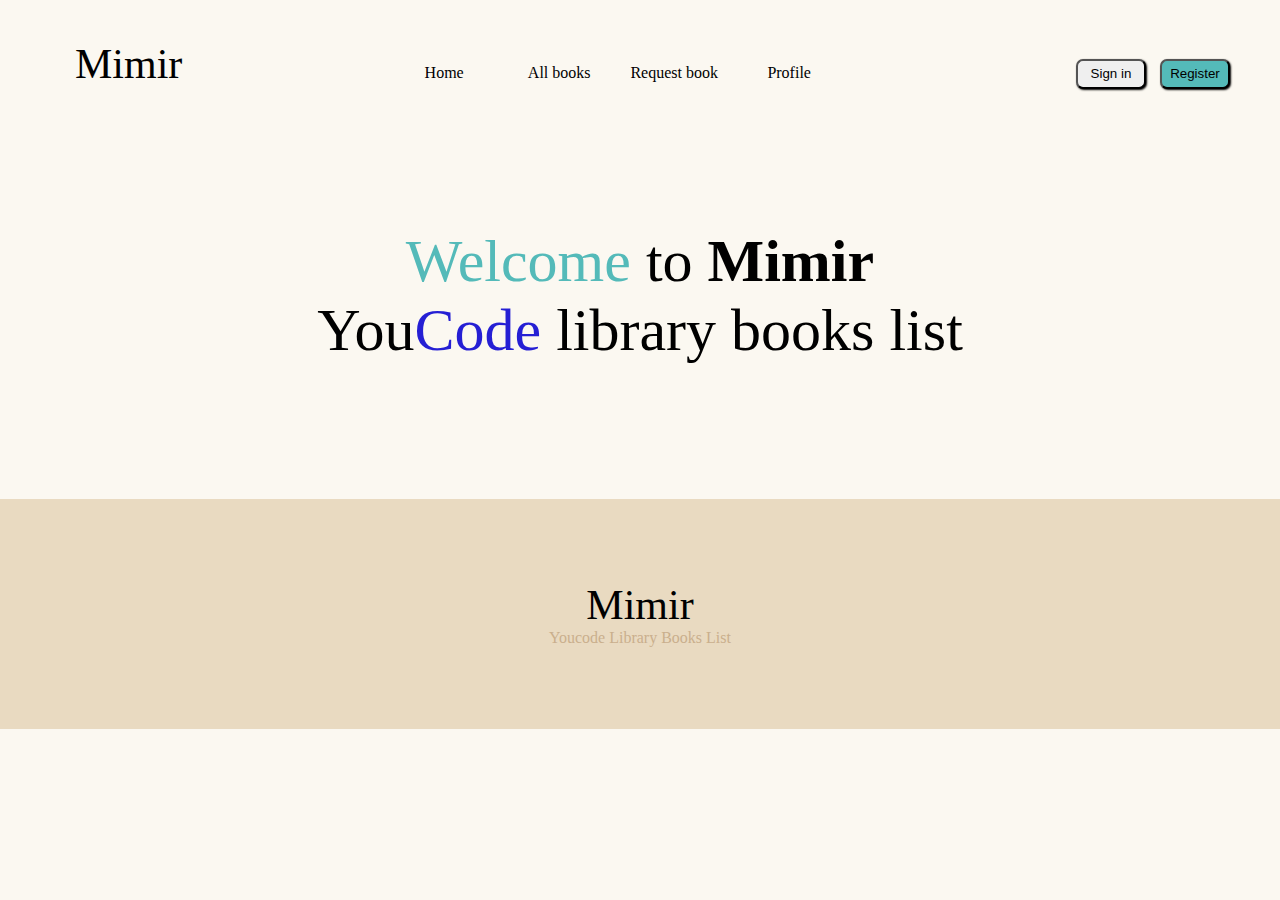
<file: index.html>
<!DOCTYPE html>
<html lang="en">
<head>
    <meta charset="UTF-8">
    <meta name="viewport" content="width=device-width, initial-scale=1.0">
    <title>Mimir</title>
    <link rel="stylesheet" href="assets/style/style.css">
    <link rel="stylesheet" href="assets/style/welcome.css">
    <link rel="stylesheet" href="assets/style/animation.css">
</head>
<body>
    <header class="siteHeader">
        <p class="webTitle">Mimir</p>
        <nav class="webNavBar">
            <a href="home.html" class="pagesLinks">Home</a>
            <a href="allBooks.html" class="pagesLinks">All books</a>
            <a href="requstbook.html" class="pagesLinks">Request book</a>
            <a href="profile.html" class="pagesLinks">Profile</a>
        </nav>
        <div class="singinRegisterButtons">
            <button class="singinRegister">Sign in</button>
            <button class="singinRegister registerButton">Register</button>
        </div>
    </header>

    <main>
        <p class="welcomeText"><span class="welcomeWord">Welcome</span> to <strong>Mimir</strong><br>You<span class="codeWord">Code</span> library books list</p>
    </main>

    <footer>
        <p class="webTitleFooter">Mimir</p>
        <p style="color: #caaf8d;">Youcode Library Books List</p>
    </footer>
</body>
</html>
</file>
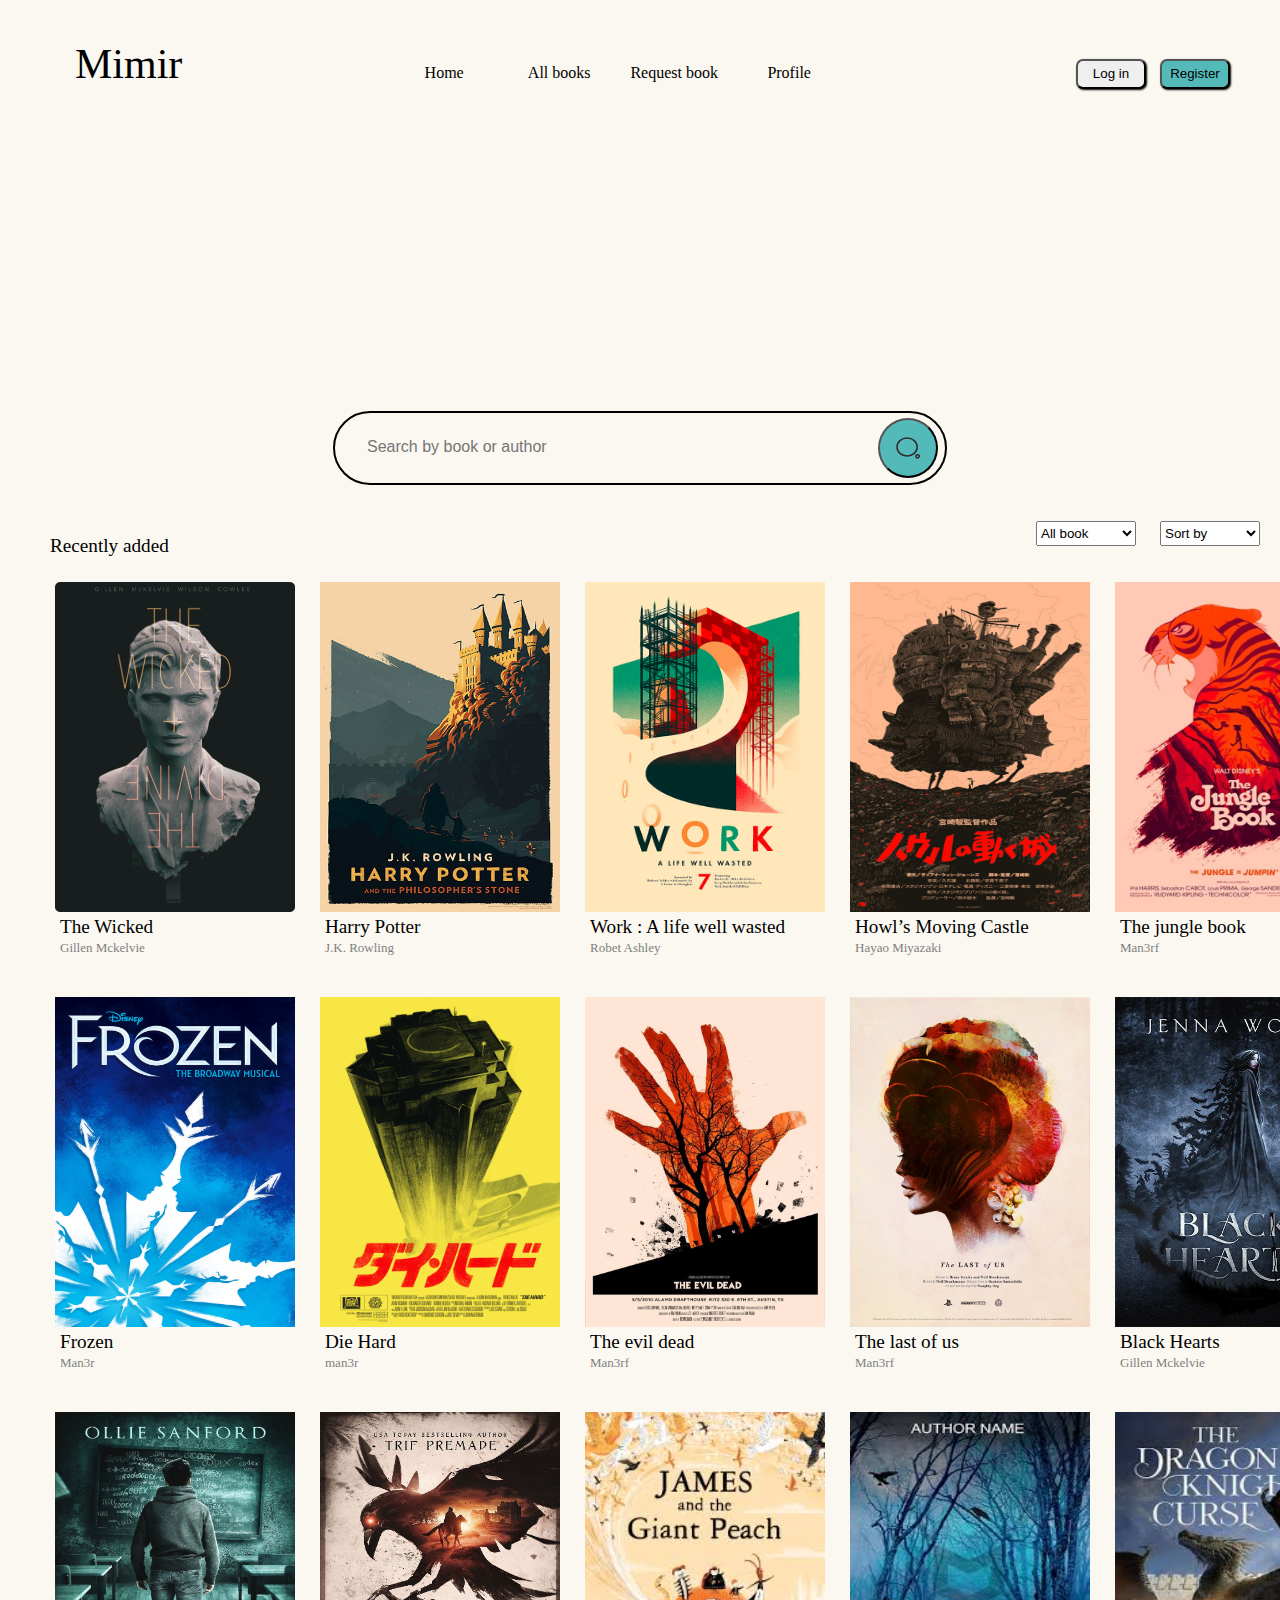
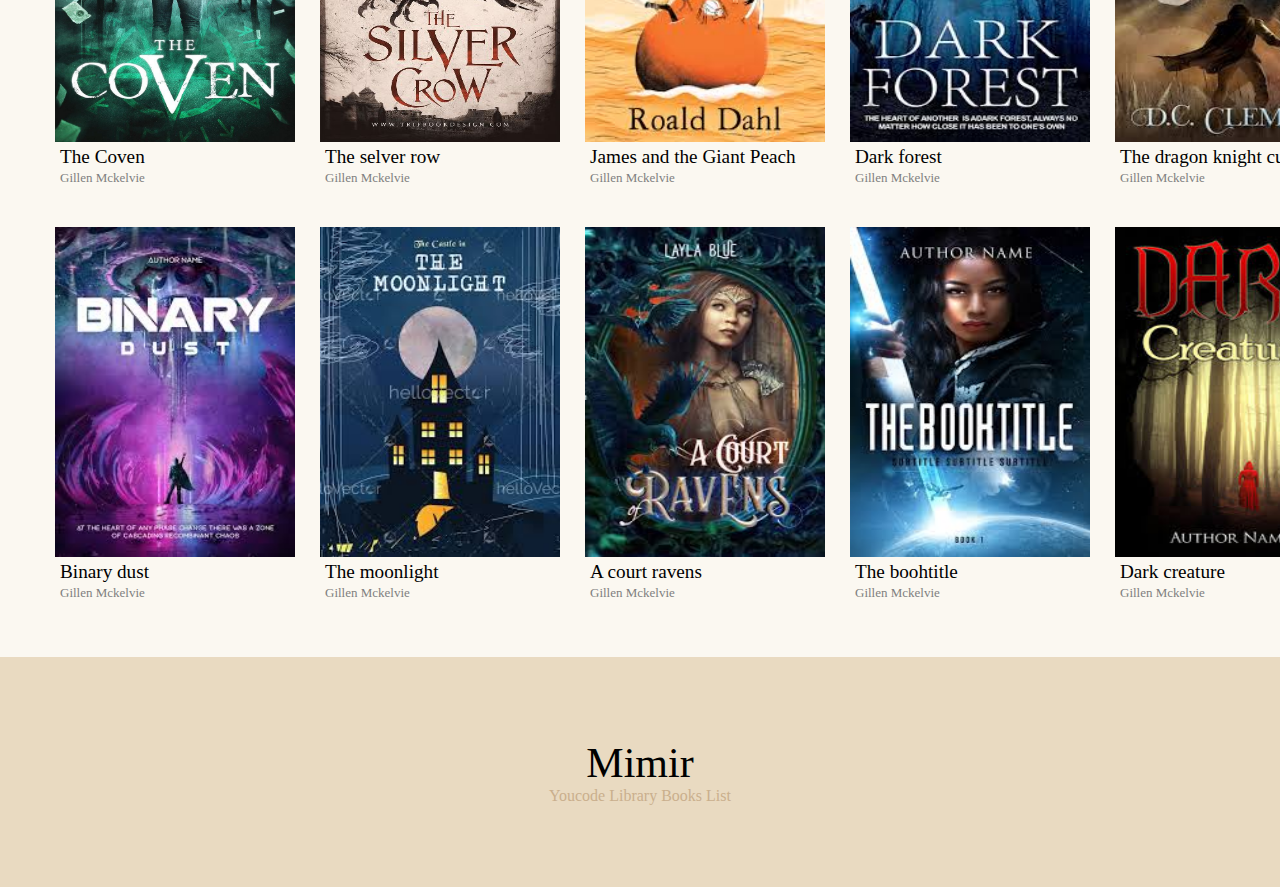
<file: allBooks.html>
<!DOCTYPE html>
<html lang="en">
<head>
    <meta charset="UTF-8">
    <meta name="viewport" content="width=device-width, initial-scale=1.0">
    <title>Mimir</title>
    <link rel="stylesheet" href="assets/style/style.css">
    <link rel="stylesheet" href="assets/style/animation.css">
    <link rel="stylesheet" href="assets/style/homeHeader.css">
    <link rel="stylesheet" href="assets/style/allBook.css">
    <link rel="stylesheet" href="assets/style/phone.css">
</head>
<body>
    <header class="siteHeader">
        <p class="webTitle">Mimir</p>
        <nav class="webNavBar">
            <a href="home.html" class="pagesLinks">Home</a>
            <a href="allBooks.html" class="pagesLinks">All books</a>
            <a href="requstbook.html" class="pagesLinks">Request book</a>
            <a href="profile.html" class="pagesLinks">Profile</a>
        </nav>
        <div class="singinRegisterButtons">
            <a href="login.html"><button class="singinRegister">Log  in</button></a>
            <a href="register.html"><button class="singinRegister registerButton">Register</button></a>
        </div>
    </header>

    <main>
        <header class="homePageMainHeader">
            <div>
                <svg xmlns="http://www.w3.org/2000/svg" width="132" height="132" viewBox="0 0 432 432" class="headerCircle"><path fill="#54bab9" d="M213.5 3q88.5 0 151 62.5T427 216t-62.5 150.5t-151 62.5t-151-62.5T0 216T62.5 65.5T213.5 3z"/></svg>
                <p class="homePageMainText">Reading is essential<br> for those who seek to rise <br>above the ordinary.</p>
            </div>

            <div class="searchBookBar">
                <input type="search" id="bookSearch" class="bookSearch" placeholder="Search by book or author">
                <button class="searchButton">
                    <svg width="28" height="24" viewBox="0 0 28 24" fill="none" xmlns="http://www.w3.org/2000/svg"><path d="M13.0648 20C18.6337 20 23.1481 15.9706 23.1481 11C23.1481 6.02944 18.6337 2 13.0648 2C7.49592 2 2.98146 6.02944 2.98146 11C2.98146 15.9706 7.49592 20 13.0648 20Z" stroke="#2C2C2C" stroke-width="1.5" stroke-linecap="round" stroke-linejoin="round"/><path d="M21.9492 20.6898C22.543 22.2898 23.8987 22.4498 24.9406 21.0498C25.893 19.7698 25.2655 18.7198 23.5402 18.7198C22.263 18.7098 21.5459 19.5998 21.9492 20.6898Z" stroke="#2C2C2C" stroke-width="1.5" stroke-linecap="round" stroke-linejoin="round"/></svg>
                </button>
            </div>
        </header>
        <section>
            <div class="titleSelectPArt">
                <p class="recentlyAddedText">Recently added</p>
                <div>
                    <select id="bookType">
                        <option value="all book">All book</option>
                        <option value="Fantazy">Fantazy book</option>
                        <option>Action book</option>
                        <option>Chelled book</option>
                        <option>Angry book</option>
                    </select>
                    <select id="">
                        <option>Sort by</option>
                        <option>Alphabetique (a-z)</option>
                        <option>Alphabetique (z-a)</option>
                        <option>Number of page</option>
                        <option>Add date</option>
                    </select>
                </div>
            </div>
            <div class="recentlyAddedBooks">
                <div class="book" id="fantazyBook">
                    <img src="/assets/img/1.png">
                    <div style="margin-left: 10px;">
                        <p class="bookName">The Wicked</p>
                        <p class="authorName">Gillen Mckelvie</p>
                    </div>
                </div>
                <div class="book">
                    <img src="assets/img/2.jpg">
                    <div style="margin-left: 10px;">
                        <p class="bookName">Harry Potter</p>
                        <p class="authorName">J.K. Rowling</p>
                    </div>
                </div>
                <div class="book">
                    <img src="assets/img/3.jpg">
                    <div style="margin-left: 10px;">
                        <p class="bookName">Work : A life well wasted</p>
                        <p class="authorName">Robet Ashley</p>
                    </div>
                </div>
                <div class="book">
                    <img src="assets/img/4.jpg">
                    <div style="margin-left: 10px;">
                        <p class="bookName">Howl’s Moving Castle</p>
                        <p class="authorName">Hayao Miyazaki</p>
                    </div>
                </div>
                <div class="book">
                    <img src="assets/img/5.jpg">
                    <div style="margin-left: 10px;">
                        <p class="bookName">The jungle book</p>
                        <p class="authorName">Man3rf</p>
                    </div>
                </div>
                <div class="book">
                    <img src="assets/img/6.jpg">
                    <div style="margin-left: 10px;">
                        <p class="bookName">Frozen</p>
                        <p class="authorName">Man3r</p>
                    </div>
                </div>
                <div class="book">
                    <img src="assets/img/7.png">
                    <div style="margin-left: 10px;" >
                        <p class="bookName">Die Hard</p>
                        <p class="authorName">man3r</p>
                    </div>
                </div>
                <div class="book">
                    <img src="assets/img/8.jpg">
                    <div style="margin-left: 10px;">
                        <p class="bookName">The evil dead</p>
                        <p class="authorName">Man3rf</p>
                    </div>
                </div>
                <div class="book">
                    <img src="assets/img/9.jpg">
                    <div style="margin-left: 10px;">
                        <p class="bookName">The last of us</p>
                        <p class="authorName">Man3rf</p>
                    </div>
                </div>
                <div class="book">
                    <img src="assets/img/10.jpg">
                    <div style="margin-left: 10px;">
                        <p class="bookName">Black Hearts</p>
                        <p class="authorName">Gillen Mckelvie</p>
                    </div>
                </div>
                <div class="book">
                    <img src="assets/img/11.jpg">
                    <div style="margin-left: 10px;">
                        <p class="bookName">The Coven</p>
                        <p class="authorName">Gillen Mckelvie</p>
                    </div>
                </div>
                <div class="book">
                    <img src="assets/img/12.jpg">
                    <div style="margin-left: 10px;">
                        <p class="bookName">The selver row</p>
                        <p class="authorName">Gillen Mckelvie</p>
                    </div>
                </div>
                <div class="book">
                    <img src="assets/img/13.jpg">
                    <div style="margin-left: 10px;">
                        <p class="bookName">James and the Giant Peach</p>
                        <p class="authorName">Gillen Mckelvie</p>
                    </div>
                </div>
                <div class="book">
                    <img src="assets/img/14.jpg">
                    <div style="margin-left: 10px;">
                        <p class="bookName">Dark forest</p>
                        <p class="authorName">Gillen Mckelvie</p>
                    </div>
                </div>
                <div class="book">
                    <img src="assets/img/15.jpg">
                    <div style="margin-left: 10px;">
                        <p class="bookName">The dragon knight curse</p>
                        <p class="authorName">Gillen Mckelvie</p>
                    </div>
                </div>
                <div class="book">
                    <img src="assets/img/16.jpg">
                    <div style="margin-left: 10px;">
                        <p class="bookName">Binary dust</p>
                        <p class="authorName">Gillen Mckelvie</p>
                    </div>
                </div>
                <div class="book">
                    <img src="assets/img/17.jpg">
                    <div style="margin-left: 10px;">
                        <p class="bookName">The moonlight</p>
                        <p class="authorName">Gillen Mckelvie</p>
                    </div>
                </div>
                <div class="book">
                    <img src="assets/img/18.jpg">
                    <div style="margin-left: 10px;">
                        <p class="bookName">A court ravens</p>
                        <p class="authorName">Gillen Mckelvie</p>
                    </div>
                </div>
                <div class="book">
                    <img src="assets/img/19.jpg">
                    <div style="margin-left: 10px;">
                        <p class="bookName">The boohtitle</p>
                        <p class="authorName">Gillen Mckelvie</p>
                    </div>
                </div>
                <div class="book">
                    <img src="assets/img/20.jpg">
                    <div style="margin-left: 10px;">
                        <p class="bookName">Dark creature</p>
                        <p class="authorName">Gillen Mckelvie</p>
                    </div>
                </div>
            </div>
        </section>
    </main>

    <footer>
        <p class="webTitleFooter">Mimir</p>
        <p style="color: #caaf8d;">Youcode Library Books List</p>
    </footer>
</body>
</html>
</file>
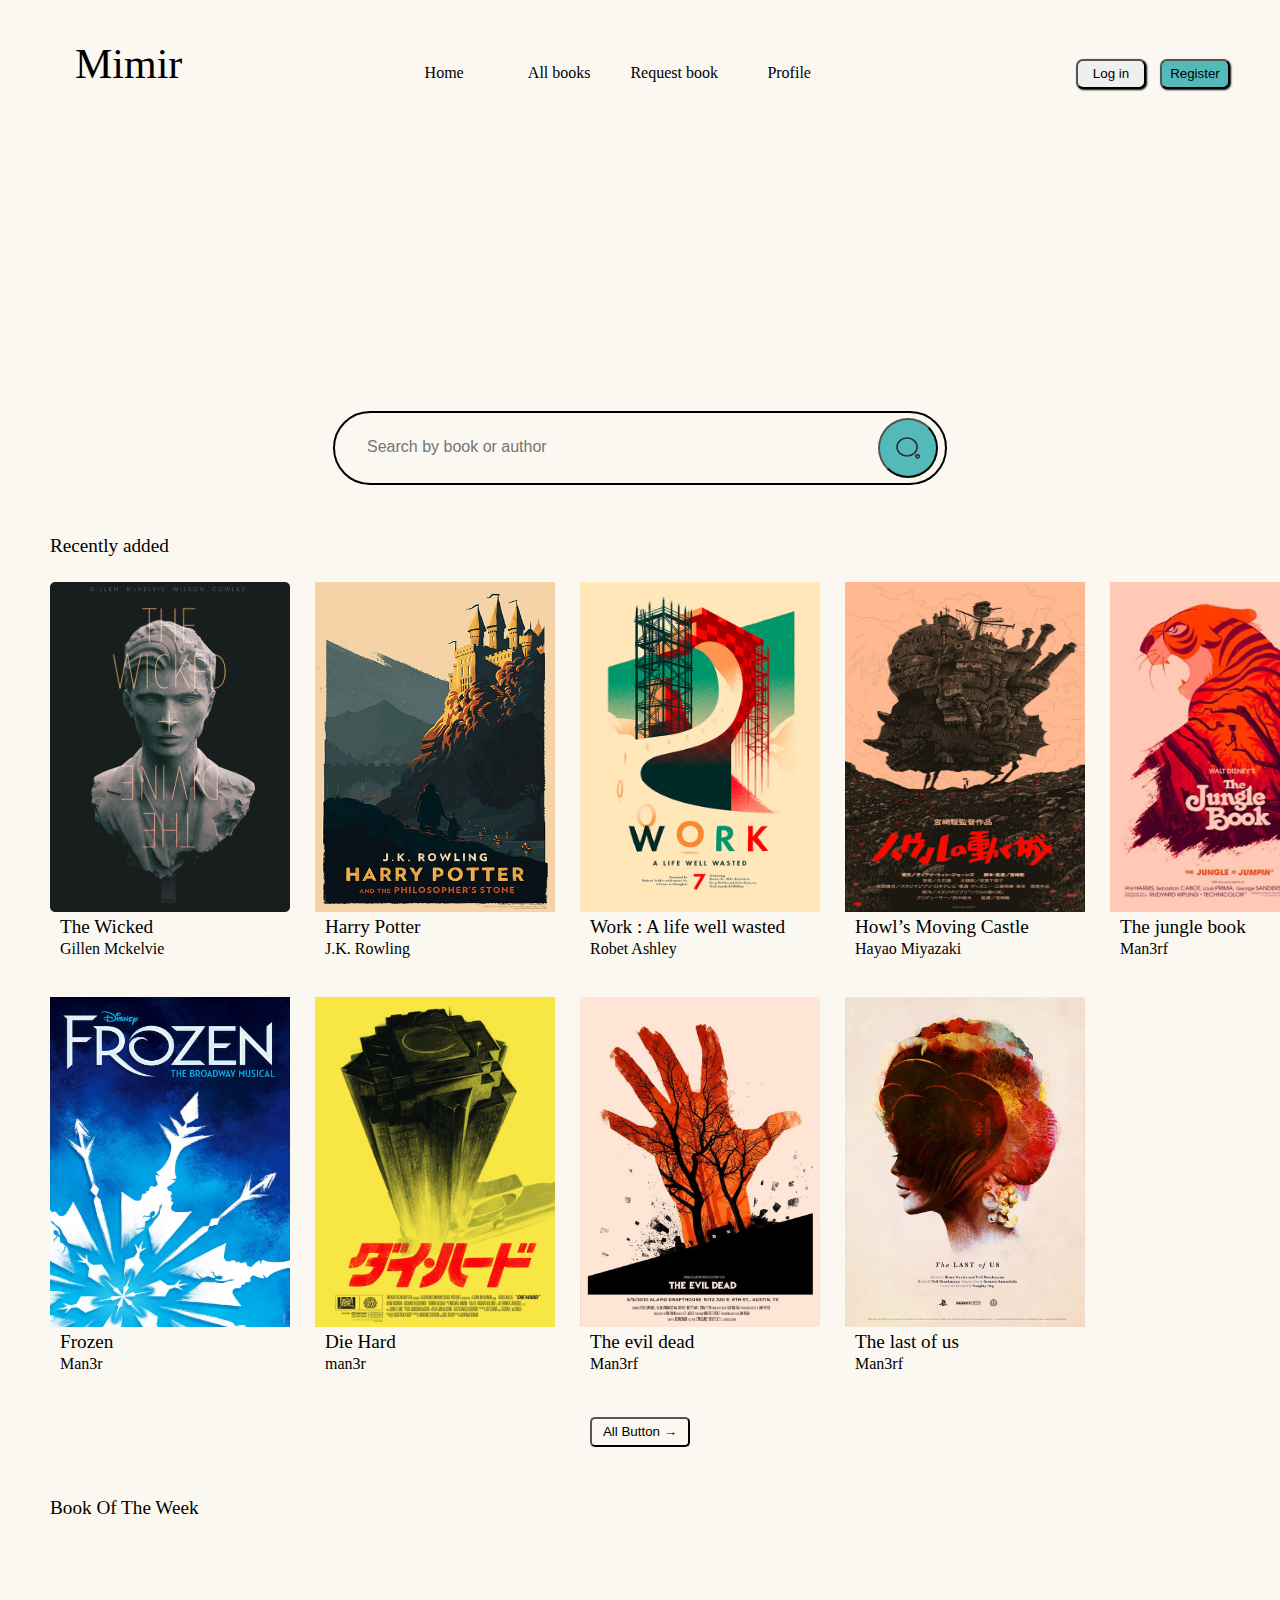
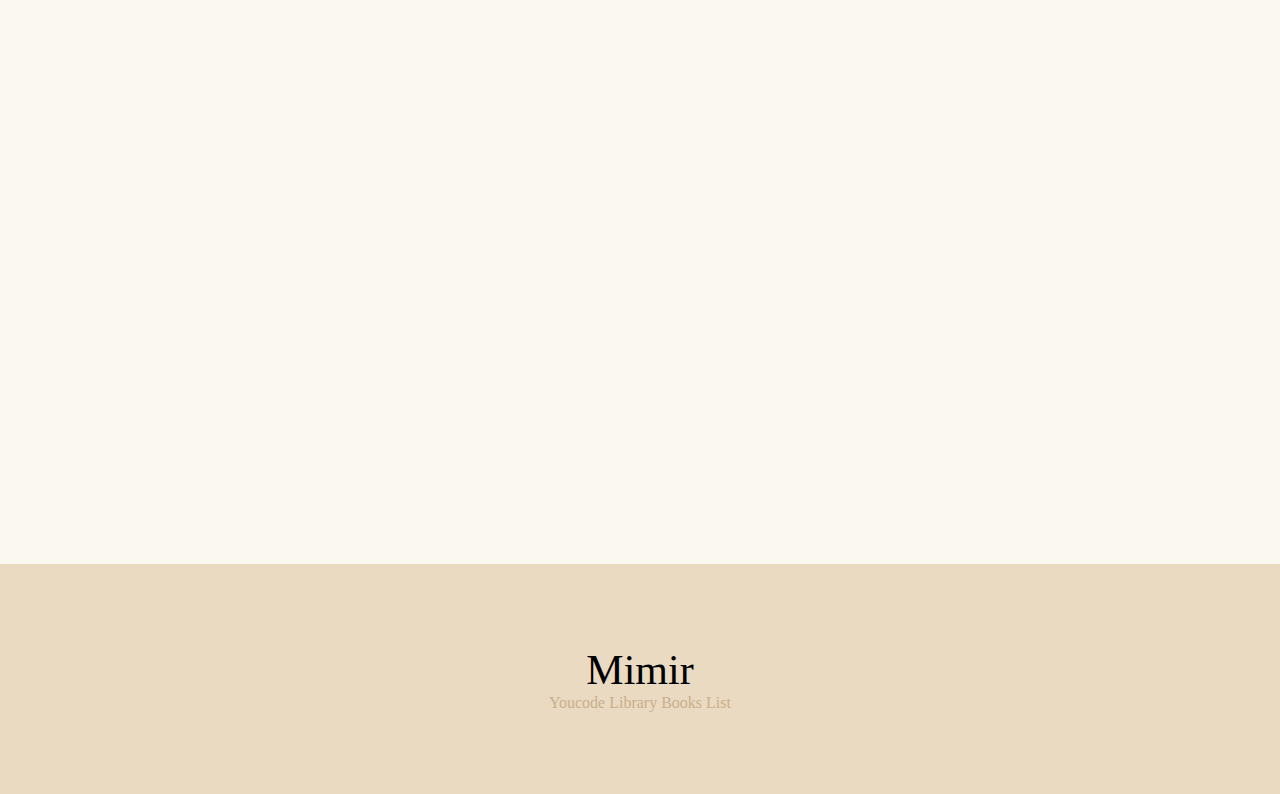
<file: home.html>
<!DOCTYPE html>
<html lang="en">
<head>
    <meta charset="UTF-8">
    <meta name="viewport" content="width=device-width, initial-scale=1.0">
    <title>Mimir</title>
    <link rel="stylesheet" href="assets/style/style.css">
    <link rel="stylesheet" href="assets/style/animation.css">
    <link rel="stylesheet" href="assets/style/homeHeader.css">
    <link rel="stylesheet" href="assets/style/home.css">
    <link rel="stylesheet" href="assets/style/phone.css">
</head>
<body>
    <header class="siteHeader">
        <p class="webTitle">Mimir</p>
        <nav class="webNavBar">
            <a href="home.html" class="pagesLinks">Home</a>
            <a href="allBooks.html" class="pagesLinks">All books</a>
            <a href="requstbook.html" class="pagesLinks">Request book</a>
            <a href="profile.html" class="pagesLinks">Profile</a>
        </nav>
        <div class="singinRegisterButtons">
            <a href="login.html"><button class="singinRegister">Log  in</button></a>
            <a href="register.html"><button class="singinRegister registerButton">Register</button></a>
        </div>
    </header>

    <main>
        <header class="homePageMainHeader">
            <div>
                <div id="circle" class="headerCircle"></div>
                <p class="homePageMainText">A Reader Lives a<br> Thousand Lives Before<br> he Dies.</p>
            </div>

            <div class="searchBookBar">
                <input type="search" id="bookSearch" class="bookSearch" placeholder="Search by book or author">
                <button class="searchButton">
                    <svg width="28" height="24" viewBox="0 0 28 24" fill="none" xmlns="http://www.w3.org/2000/svg"><path d="M13.0648 20C18.6337 20 23.1481 15.9706 23.1481 11C23.1481 6.02944 18.6337 2 13.0648 2C7.49592 2 2.98146 6.02944 2.98146 11C2.98146 15.9706 7.49592 20 13.0648 20Z" stroke="#2C2C2C" stroke-width="1.5" stroke-linecap="round" stroke-linejoin="round"/><path d="M21.9492 20.6898C22.543 22.2898 23.8987 22.4498 24.9406 21.0498C25.893 19.7698 25.2655 18.7198 23.5402 18.7198C22.263 18.7098 21.5459 19.5998 21.9492 20.6898Z" stroke="#2C2C2C" stroke-width="1.5" stroke-linecap="round" stroke-linejoin="round"/></svg>
                </button>
            </div>
        </header>
        <section class="booksSection">
            <p class="recentlyAddedText">Recently added</p>
            <div class="recentlyAddedBooks">
                <div class="book">
                    <img src="/assets/img/1.png">
                    <div style="margin-left: 10px;">
                        <p class="bookName">The Wicked</p>
                        <p>Gillen Mckelvie</p>
                    </div>
                </div>
                <div class="book">
                    <img src="assets/img/2.jpg">
                    <div style="margin-left: 10px;">
                        <p class="bookName">Harry Potter</p>
                        <p>J.K. Rowling</p>
                    </div>
                </div>
                <div class="book">
                    <img src="assets/img/3.jpg">
                    <div style="margin-left: 10px;">
                        <p class="bookName">Work : A life well wasted</p>
                        <p>Robet Ashley</p>
                    </div>
                </div>
                <div class="book">
                    <img src="assets/img/4.jpg">
                    <div style="margin-left: 10px;">
                        <p class="bookName">Howl’s Moving Castle</p>
                        <p>Hayao Miyazaki</p>
                    </div>
                </div>
                <div class="book">
                    <img src="assets/img/5.jpg">
                    <div style="margin-left: 10px;">
                        <p class="bookName">The jungle book</p>
                        <p>Man3rf</p>
                    </div>
                </div>
                <div class="book">
                    <img src="assets/img/6.jpg">
                    <div style="margin-left: 10px;">
                        <p class="bookName">Frozen</p>
                        <p>Man3r</p>
                    </div>
                </div>
                <div class="book">
                    <img src="assets/img/7.png">
                    <div style="margin-left: 10px;" >
                        <p class="bookName">Die Hard</p>
                        <p>man3r</p>
                    </div>
                </div>
                <div class="book">
                    <img src="assets/img/8.jpg">
                    <div style="margin-left: 10px;">
                        <p class="bookName">The evil dead</p>
                        <p>Man3rf</p>
                    </div>
                </div>
                <div class="book">
                    <img src="assets/img/9.jpg">
                    <div style="margin-left: 10px;">
                        <p class="bookName">The last of us</p>
                        <p>Man3rf</p>
                    </div>
                </div>
            </div>
            <div>
                <a href="allBooks.html" class="allButtonDiv">
                    <button class="allButton">All Button →</button>
                </a>
            </div>
        </section>
        <section class="bookOfTheWeekSection">
            <p class="bookOfTheText">Book Of The Week</p>
            <div class="bookOfTHeweek">
                <div class="bookOfTheWeekDiv">
                    <img src="assets/img/1.png">
                    <div style="margin-left: 30px;">
                        <p style="margin-top: 100px; margin-bottom: 12px; font-size: xx-large;">The Wicked</p>
                        <p style="margin-bottom: 50px; color: #DEA331;">Gillen Mckelvie</p>
                        <p>A teen looks to impress some girls by sneaking into the woods to find a house where a witch is said to live. He and his companions find out the hard way that the legend of the child-eating witch is true and she is back and on the hunt. a teen looks to impress some girls by sneaking into the woods to find a house where a witch is said to live. He and his companions find out the hard way that the legend of the child-eating witch is true and she is back and on the hunt.</p>
                    </div>
            </div>
            </div>
        </section>
    </main>

    <footer>
        <p class="webTitleFooter">Mimir</p>
        <p style="color: #caaf8d;">Youcode Library Books List</p>
    </footer>
    <script>
        // const circle = document.getElementById('circle');

        // function mouseMove(mousePlace) {
        //     circle.style.width = "30px";
        //     circle.style.height = "30px";
        //     circle.style.left = mousePlace.clientX + 'px';
        //     circle.style.top = mousePlace.clientY + 'px';
        // }

        // document.addEventListener("mouseover", mouseMove);
    </script>
</body>
</html>
</file>
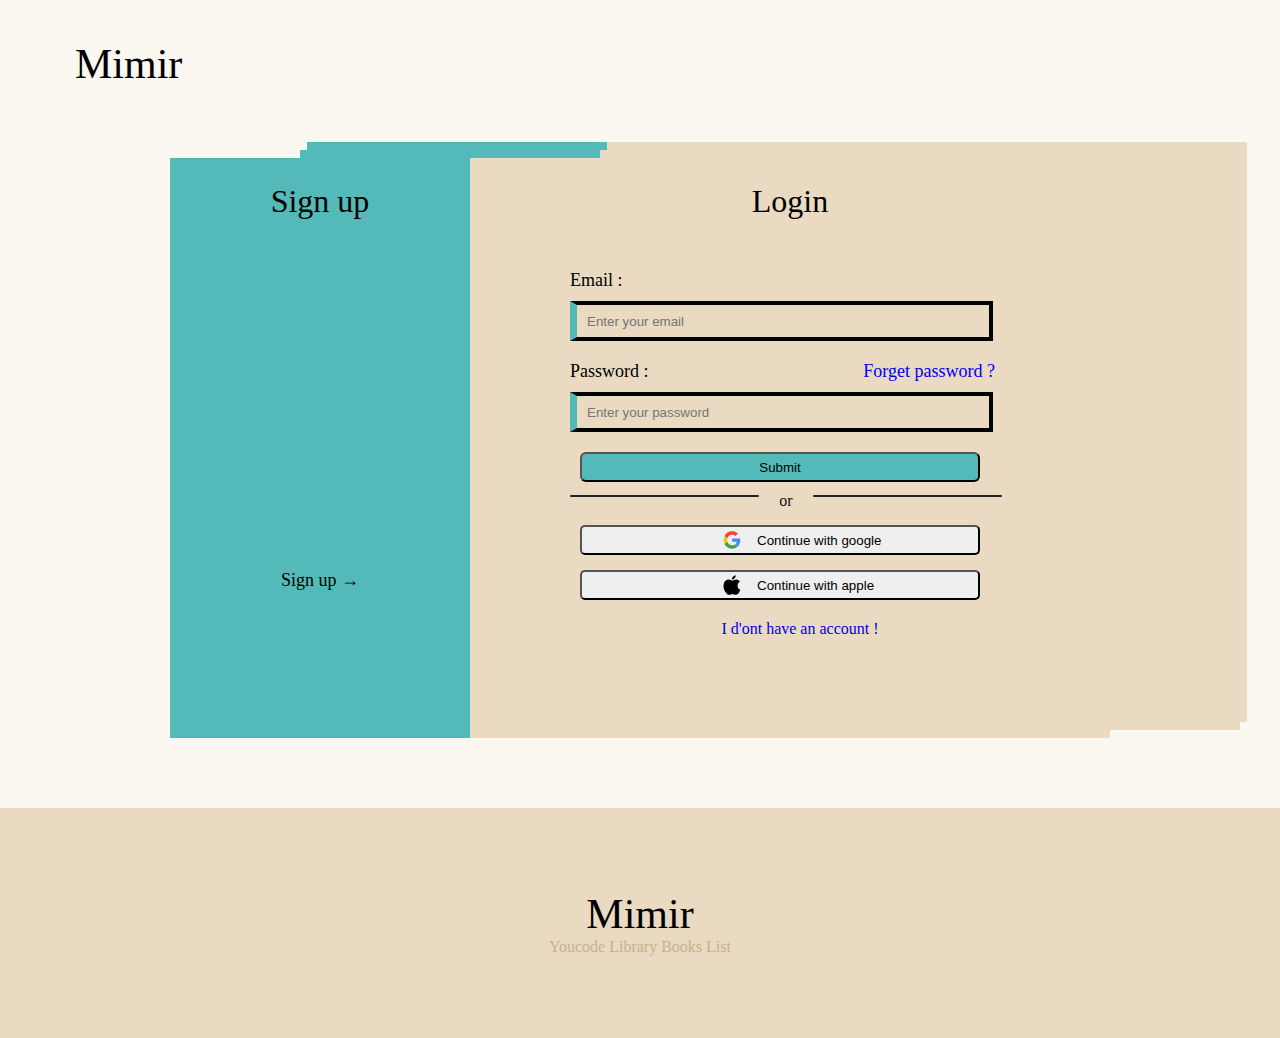
<file: login.html>
<!DOCTYPE html>
<html lang="en">
<head>
    <meta charset="UTF-8">
    <meta name="viewport" content="width=device-width, initial-scale=1.0">
    <title>Mimir</title>
    <link rel="stylesheet" href="assets/style/style.css">
    <link rel="stylesheet" href="assets/style/login.css">
    <link rel="stylesheet" href="assets/style/animation.css">
    <link rel="stylesheet" href="assets/style/phone.css">
</head>
<body>
    <header class="siteHeader">
        <p class="webTitle">Mimir</p>
    </header>

    <main class="loginMain">
        <div class="registerPartie">
            <P class="registerText">Sign up</P>
            <a href="register.html" class="registerLink">Sign up  →</a>
        </div>
        <div class="registerPartie2">
        </div>
        <div class="registerPartie3">
        </div>

        <div class="loginPartie">
            <p class="loginText">Login</p>
            <form>
                <div>
                    <div>
                        <div class="inputDiv">
                            <label for="email">Email :</label>
                            <input type="email" id="email" required class="inoutEmailPassword" placeholder="Enter your email">
                        </div>
                        <div class="inputDiv">
                            <div style="display: flex; justify-content: space-between;">
                                <label for="password">Password :</label>
                                <a href="#" class="forgetPassword">Forget password ?</a>
                            </div>
                            <input type="password" id="password" required class="inoutEmailPassword" placeholder="Enter your password">
                        </div>
                        <button type="submit" class="submitButton">Submit</button>
                    </div>
                    <div>
                        <div class="divider"><span>or</span></div>
                    </div>
                    <div>
                        <button class="quickLoginButton">
                            <svg width="20" height="20" xmlns="http://www.w3.org/2000/svg" viewBox="0 0 16 16"><g fill="none" fill-rule="evenodd" clip-rule="evenodd"><path fill="#F44336" d="M7.209 1.061c.725-.081 1.154-.081 1.933 0a6.57 6.57 0 0 1 3.65 1.82a100 100 0 0 0-1.986 1.93q-1.876-1.59-4.188-.734q-1.696.78-2.362 2.528a78 78 0 0 1-2.148-1.658a.26.26 0 0 0-.16-.027q1.683-3.245 5.26-3.86" opacity=".987"/><path fill="#FFC107" d="M1.946 4.92q.085-.013.161.027a78 78 0 0 0 2.148 1.658A7.6 7.6 0 0 0 4.04 7.99q.037.678.215 1.331L2 11.116Q.527 8.038 1.946 4.92" opacity=".997"/><path fill="#448AFF" d="M12.685 13.29a26 26 0 0 0-2.202-1.74q1.15-.812 1.396-2.228H8.122V6.713q3.25-.027 6.497.055q.616 3.345-1.423 6.032a7 7 0 0 1-.51.49" opacity=".999"/><path fill="#43A047" d="M4.255 9.322q1.23 3.057 4.51 2.854a3.94 3.94 0 0 0 1.718-.626q1.148.812 2.202 1.74a6.62 6.62 0 0 1-4.027 1.684a6.4 6.4 0 0 1-1.02 0Q3.82 14.524 2 11.116z" opacity=".993"/></g></svg>
                            Continue with google
                        </button>
                        <button class="quickLoginButton">
                            <svg xmlns="http://www.w3.org/2000/svg" width="20" height="20" viewBox="0 0 368 432"><path fill="#000000" d="M353 146q-21 7-35 32.5T304 229q0 31 16 57.5t43 33.5q-8 27-26.5 55.5T299 418q-16 11-40 11q-16 0-37-8q-18-9-31-9q-10 0-40 12q-18 5-26 5q-24 0-49-20q-36-34-56-81T0 230q0-53 30.5-93.5T108 96q26 0 48 11q17 11 34 11q16 0 31-6q39-16 52-16q35 0 61 23q12 12 19 27zM179 99q0-32 25-63q25-27 61-33q0 38-24 67q-27 29-62 29z"/></svg>
                            Continue with apple
                        </button>
                        <a href="register.html" class="createLinkAccount">I d'ont have an account !</a>
                    </div>
                </div>
            </form>
        </div>
        <div class="loginPartie2">
        </div>
        <div class="loginPartie3">
        </div>
    </main>

    <footer>
        <p class="webTitleFooter">Mimir</p>
        <p style="color: #caaf8d;">Youcode Library Books List</p>
    </footer>
</body>
</html>
</file>
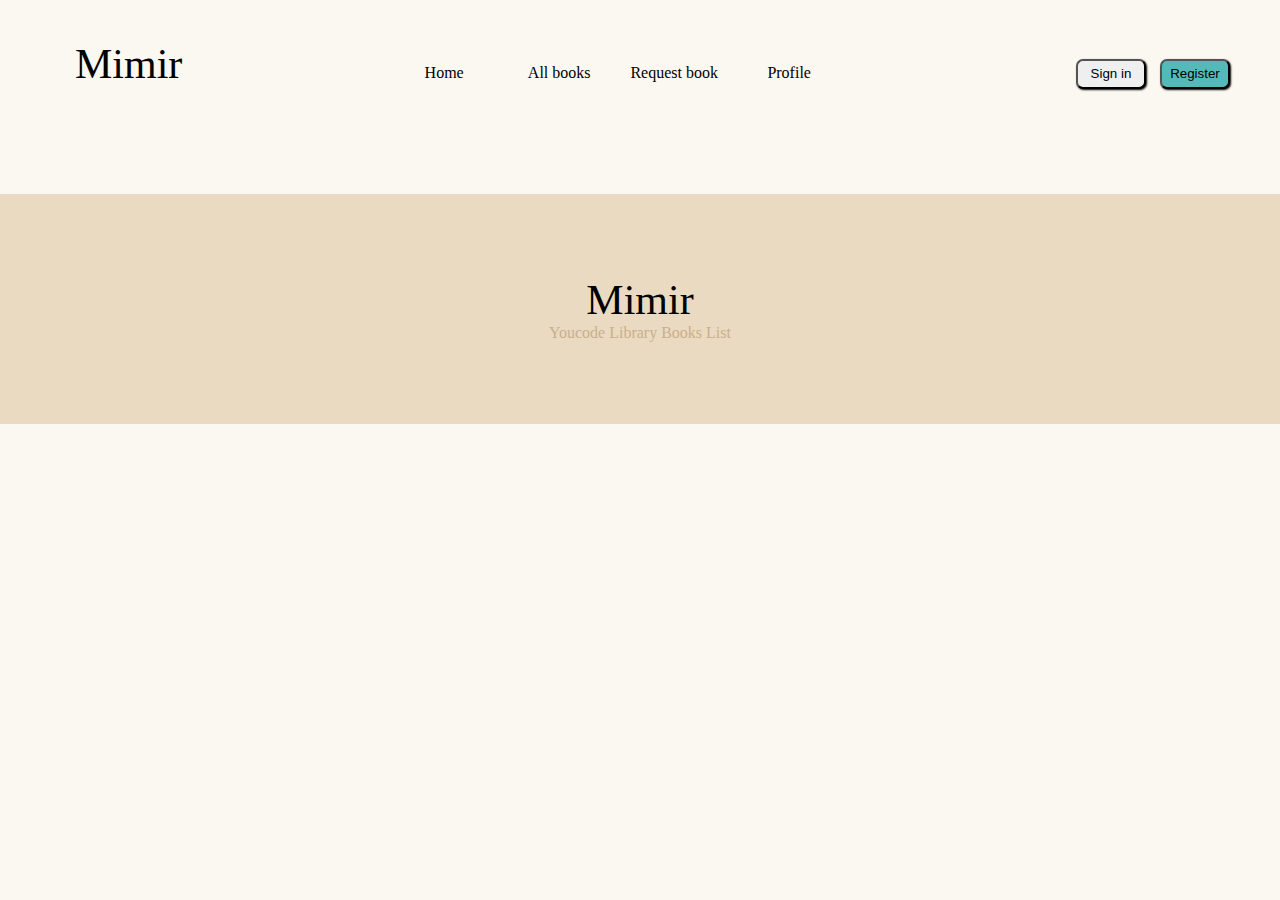
<file: profile.html>
<!DOCTYPE html>
<html lang="en">
<head>
    <meta charset="UTF-8">
    <meta name="viewport" content="width=device-width, initial-scale=1.0">
    <title>Mimir</title>
    <link rel="stylesheet" href="assets/style/style.css">
    <link rel="stylesheet" href="assets/style/animation.css">
    <link rel="stylesheet" href="assets/style/homeHeader.css">
</head>
<body>
    <header class="siteHeader">
        <p class="webTitle">Mimir</p>
        <nav class="webNavBar">
            <a href="home.html" class="pagesLinks">Home</a>
            <a href="allBooks.html" class="pagesLinks">All books</a>
            <a href="requstbook.html" class="pagesLinks">Request book</a>
            <a href="profile.html" class="pagesLinks">Profile</a>
        </nav>
        <div class="singinRegisterButtons">
            <button class="singinRegister">Sign in</button>
            <button class="singinRegister registerButton">Register</button>
        </div>
    </header>

    <main>
        <header class="homePageMainHeader">
            
        </header>
        <div></div>
        <div></div>
    </main>

    <footer>
        <p class="webTitleFooter">Mimir</p>
        <p style="color: #caaf8d;">Youcode Library Books List</p>
    </footer>
</body>
</html>
</file>
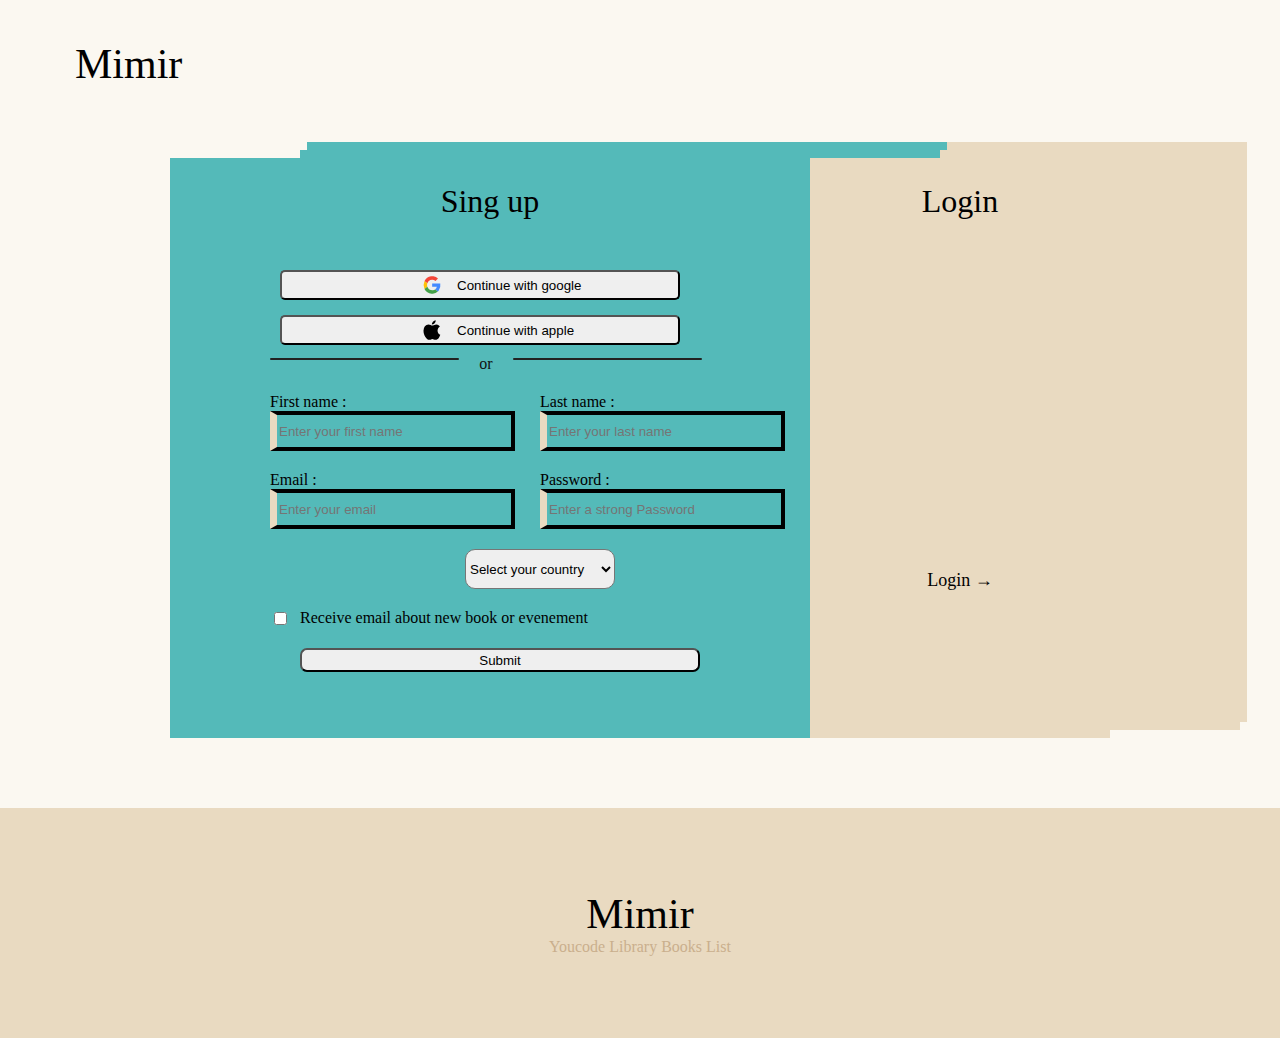
<file: register.html>
<!DOCTYPE html>
<html lang="en">
<head>
    <meta charset="UTF-8">
    <meta name="viewport" content="width=device-width, initial-scale=1.0">
    <title>Mimir</title>
    <link rel="stylesheet" href="assets/style/style.css">
    <link rel="stylesheet" href="assets/style/register.css">
    <link rel="stylesheet" href="assets/style/animation.css">
    <link rel="stylesheet" href="assets/style/phone.css">
</head>
<body>
    <header class="siteHeader">
        <a href="home.html" style="color: black;"><p class="webTitle">Mimir</p></a>
    </header>

    <main class="registerMain">
        <div class="loginPartie">
            <p class="registerText">Sing up</p>
            <form>
                <div>
                    <button class="quickLoginButton">
                        <svg width="20" height="20" xmlns="http://www.w3.org/2000/svg" viewBox="0 0 16 16"><g fill="none" fill-rule="evenodd" clip-rule="evenodd"><path fill="#F44336" d="M7.209 1.061c.725-.081 1.154-.081 1.933 0a6.57 6.57 0 0 1 3.65 1.82a100 100 0 0 0-1.986 1.93q-1.876-1.59-4.188-.734q-1.696.78-2.362 2.528a78 78 0 0 1-2.148-1.658a.26.26 0 0 0-.16-.027q1.683-3.245 5.26-3.86" opacity=".987"/><path fill="#FFC107" d="M1.946 4.92q.085-.013.161.027a78 78 0 0 0 2.148 1.658A7.6 7.6 0 0 0 4.04 7.99q.037.678.215 1.331L2 11.116Q.527 8.038 1.946 4.92" opacity=".997"/><path fill="#448AFF" d="M12.685 13.29a26 26 0 0 0-2.202-1.74q1.15-.812 1.396-2.228H8.122V6.713q3.25-.027 6.497.055q.616 3.345-1.423 6.032a7 7 0 0 1-.51.49" opacity=".999"/><path fill="#43A047" d="M4.255 9.322q1.23 3.057 4.51 2.854a3.94 3.94 0 0 0 1.718-.626q1.148.812 2.202 1.74a6.62 6.62 0 0 1-4.027 1.684a6.4 6.4 0 0 1-1.02 0Q3.82 14.524 2 11.116z" opacity=".993"/></g></svg>
                        Continue with google
                    </button>
                    <button class="quickLoginButton">
                        <svg xmlns="http://www.w3.org/2000/svg" width="20" height="20" viewBox="0 0 368 432"><path fill="#000000" d="M353 146q-21 7-35 32.5T304 229q0 31 16 57.5t43 33.5q-8 27-26.5 55.5T299 418q-16 11-40 11q-16 0-37-8q-18-9-31-9q-10 0-40 12q-18 5-26 5q-24 0-49-20q-36-34-56-81T0 230q0-53 30.5-93.5T108 96q26 0 48 11q17 11 34 11q16 0 31-6q39-16 52-16q35 0 61 23q12 12 19 27zM179 99q0-32 25-63q25-27 61-33q0 38-24 67q-27 29-62 29z"/></svg>
                        Continue with apple
                    </button>
                </div>
                <div>
                    <div class="divider"><span>or</span></div>
                </div>
                <div class="createAccount">
                    <div class="inputDiv">
                        <label for="email">First name :</label>
                        <input type="email" id="email" required class="inoutEmailPassword" placeholder="Enter your first name">
                    </div>
                    <div class="inputDiv">
                        <label for="email">Last name  :</label>
                        <input type="email" id="email" required class="inoutEmailPassword" placeholder="Enter your last name">
                    </div>
                    <div class="inputDiv">
                        <label for="email">Email :</label>
                        <input type="email" id="email" required class="inoutEmailPassword" placeholder="Enter your email">
                    </div>
                    <div class="inputDiv">
                        <label for="email">Password :</label>
                        <input type="email" id="email" required class="inoutEmailPassword" placeholder="Enter a strong Password">
                    </div>
                </div>
                <div class="selectDiv">
                    <select required>
                        <option>Select your country</option>
                        <option>Morocco</option>
                        <option>France</option>
                        <option>USA</option>
                        <option>UK</option>
                        <option>Egypt</option>
                    </select>
                </div>
                <div class="checkboxDiv">
                    <input type="checkbox" id="termsChech">
                    <label for="termsChech">Receive email about new book or evenement</label>
                </div>
                <div>
                    <a href="home.html"><button type="submit" class="submitButton">Submit</button></a>
                </div>
            </form>
        </div>
        <div class="loginPartie2">
        </div>
        <div class="loginPartie3">
        </div>

        <div class="registerPartie">
            <P class="loginText">Login</P>
            <a href="login.html" class="loginLink">Login  →</a>
        </div>
        <div class="registerPartie2">
        </div>
        <div class="registerPartie3">
        </div>
    </main>

    <footer>
        <p class="webTitleFooter">Mimir</p>
        <p style="color: #caaf8d;">Youcode Library Books List</p>
    </footer>
</body>
</html>
</file>
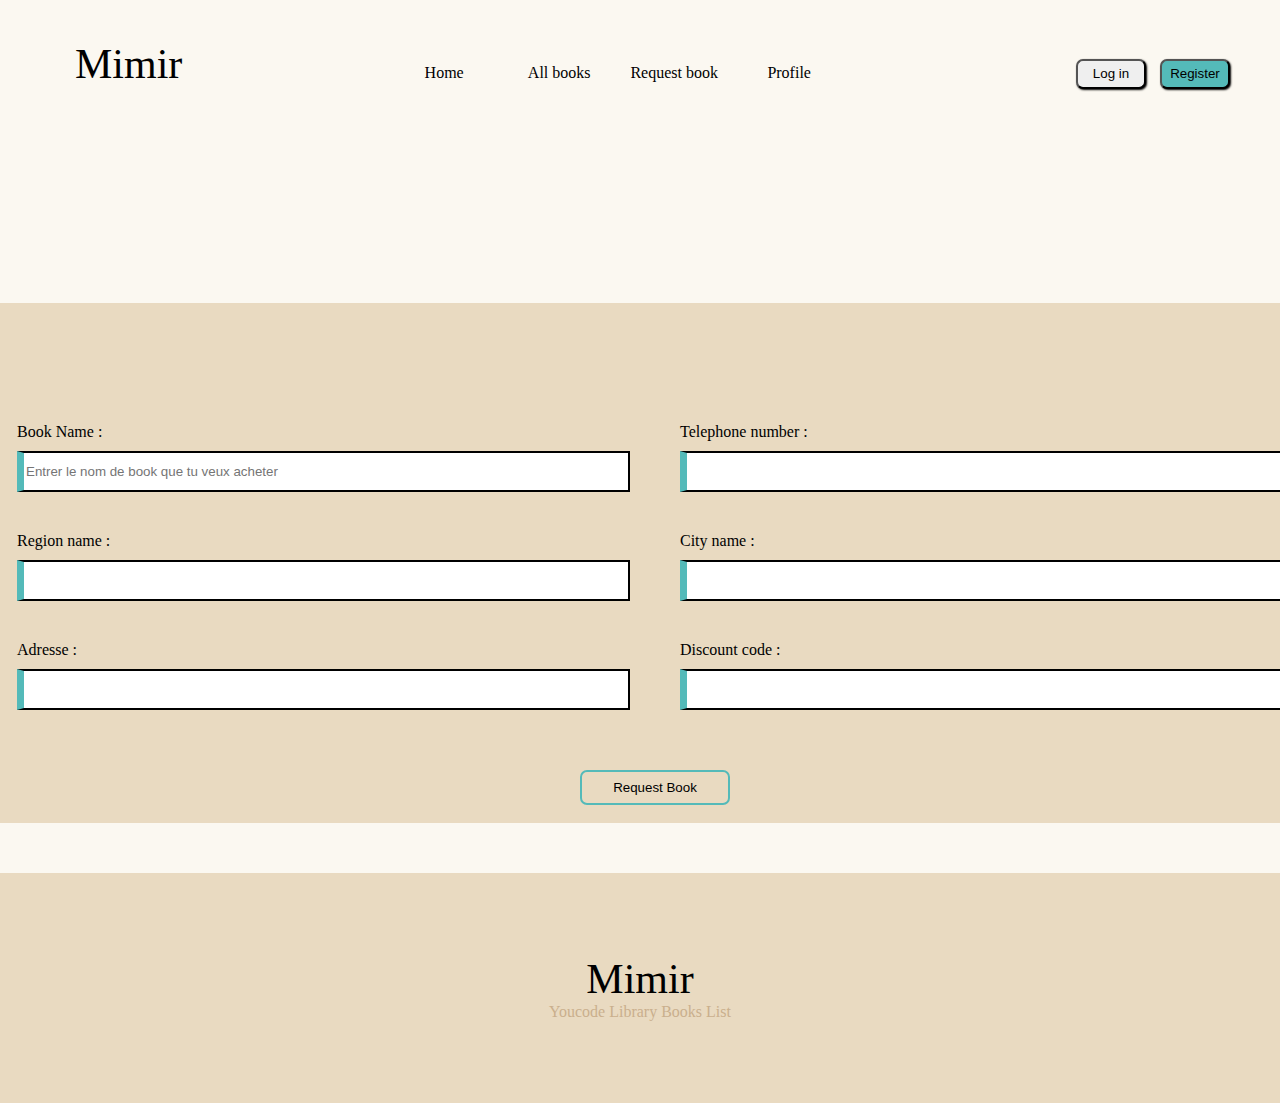
<file: requstbook.html>
<!DOCTYPE html>
<html lang="en">
  <head>
    <meta charset="UTF-8" />
    <meta name="viewport" content="width=device-width, initial-scale=1.0" />
    <title>Mimir</title>
    <link rel="stylesheet" href="assets/style/style.css" />
    <link rel="stylesheet" href="assets/style/animation.css" />
    <link rel="stylesheet" href="assets/style/homeHeader.css" />
    <link rel="stylesheet" href="assets/style/phone.css"/>
    <link rel="stylesheet" href="assets/style/request.css" />
  </head>
  <body>
    <header class="siteHeader">
      <p class="webTitle">Mimir</p>
      <nav class="webNavBar">
        <a href="home.html" class="pagesLinks">Home</a>
        <a href="allBooks.html" class="pagesLinks">All books</a>
        <a href="requstbook.html" class="pagesLinks">Request book</a>
        <a href="profile.html" class="pagesLinks">Profile</a>
      </nav>
      <div class="singinRegisterButtons">
        <a href="login.html"><button class="singinRegister">Log in</button></a>
        <a href="register.html"
          ><button class="singinRegister registerButton">Register</button></a
        >
      </div>
    </header>

    <main>
      <header class="homePageMainHeader">
        <p class="homePageMainText">Fill this form to request a book</p>
      </header>
      <div class="container">
        <div class="requsestBookDiv">
          <form class="req">
            <div>
              <label>Book Name :</label>
              <input type="text" placeholder="Entrer le nom de book que tu veux acheter">
            </div>
            <div>
              <label>Telephone number :</label>
              <input type="text">
            </div>
            <div>
              <label>Region name : </label>
              <input type="text" />
            </div>
            <div>
              <label>City name :</label>
              <input type="text" />
            </div>
            <div>
              <label>Adresse :</label>
              <input type="text" />
            </div>
            <div>
              <label>Discount code : </label>
              <input type="text" />
            </div>
          </form>
          <div class="requestBookButton">
            <button>Request Book</button>
          </div>
        </div>
      </div>
    </main>

    <footer>
      <p class="webTitleFooter">Mimir</p>
      <p style="color: #caaf8d">Youcode Library Books List</p>
    </footer>
  </body>
</html>
</file>
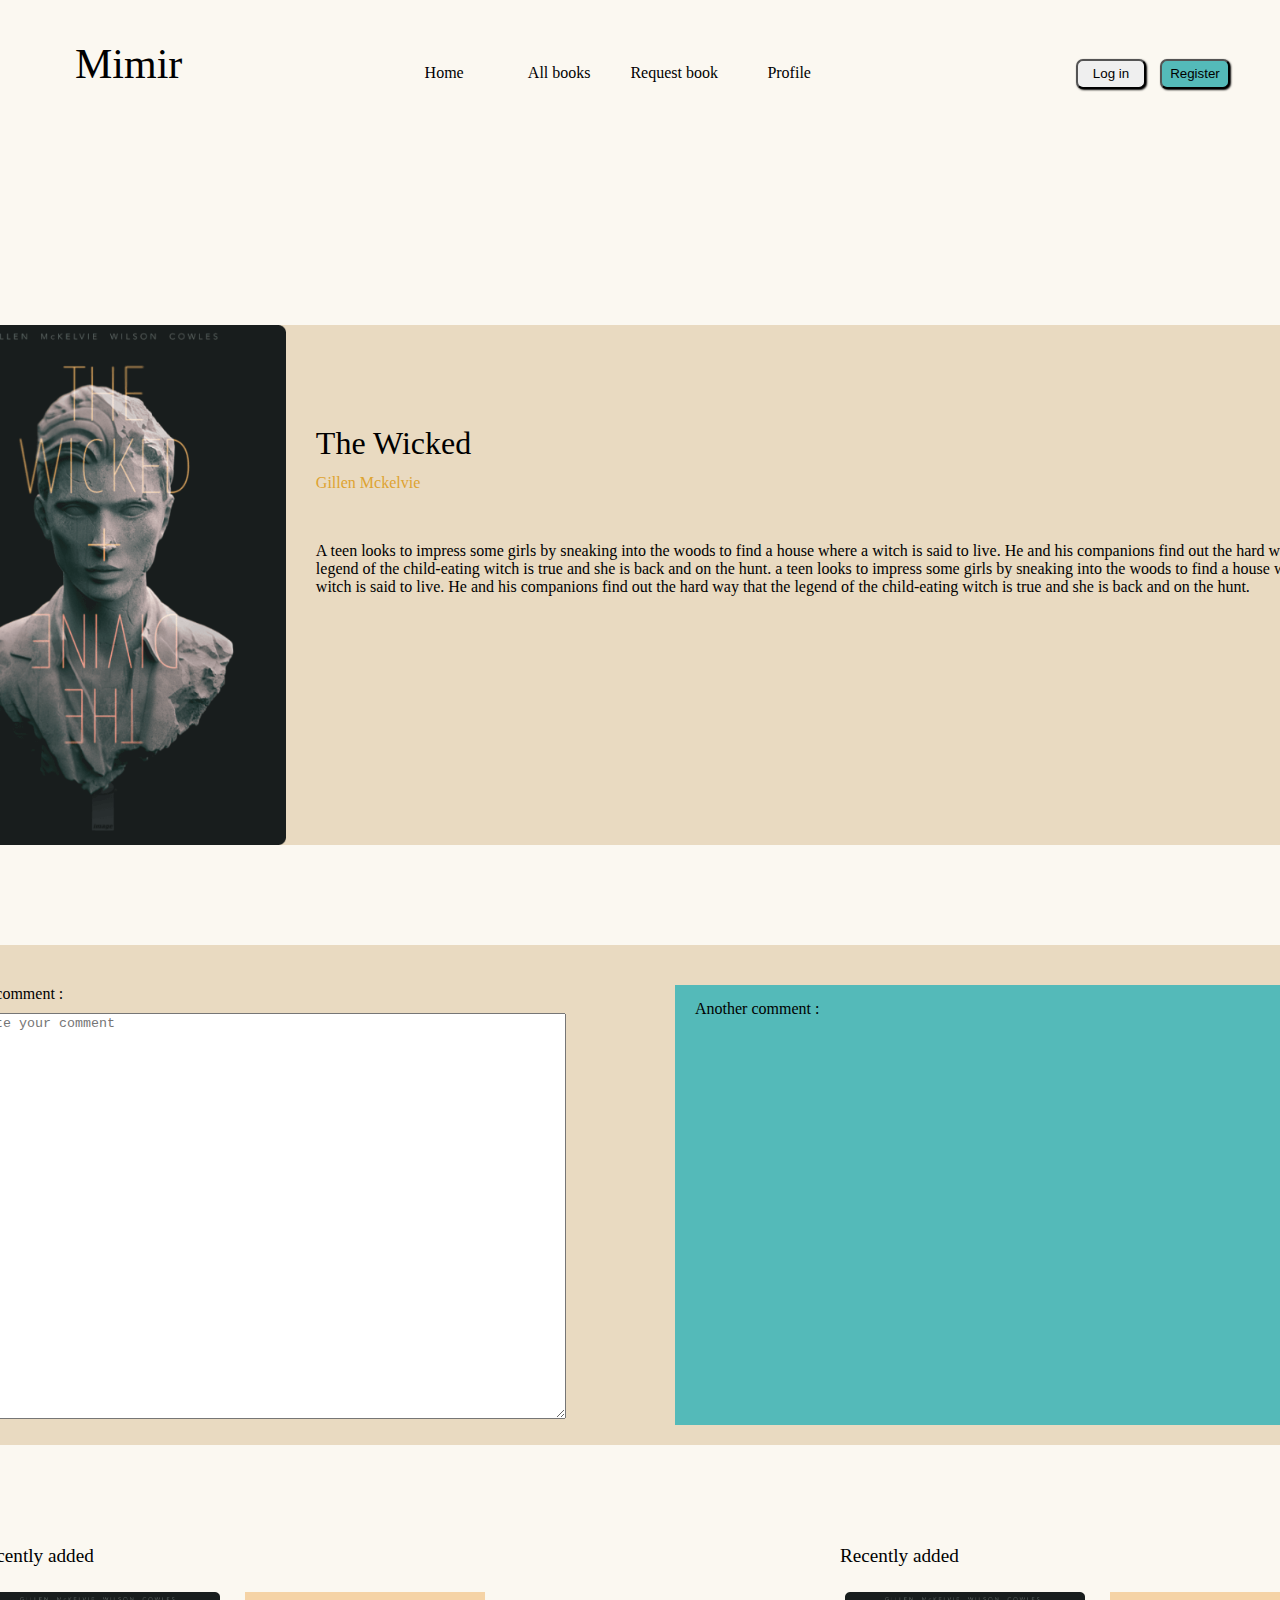
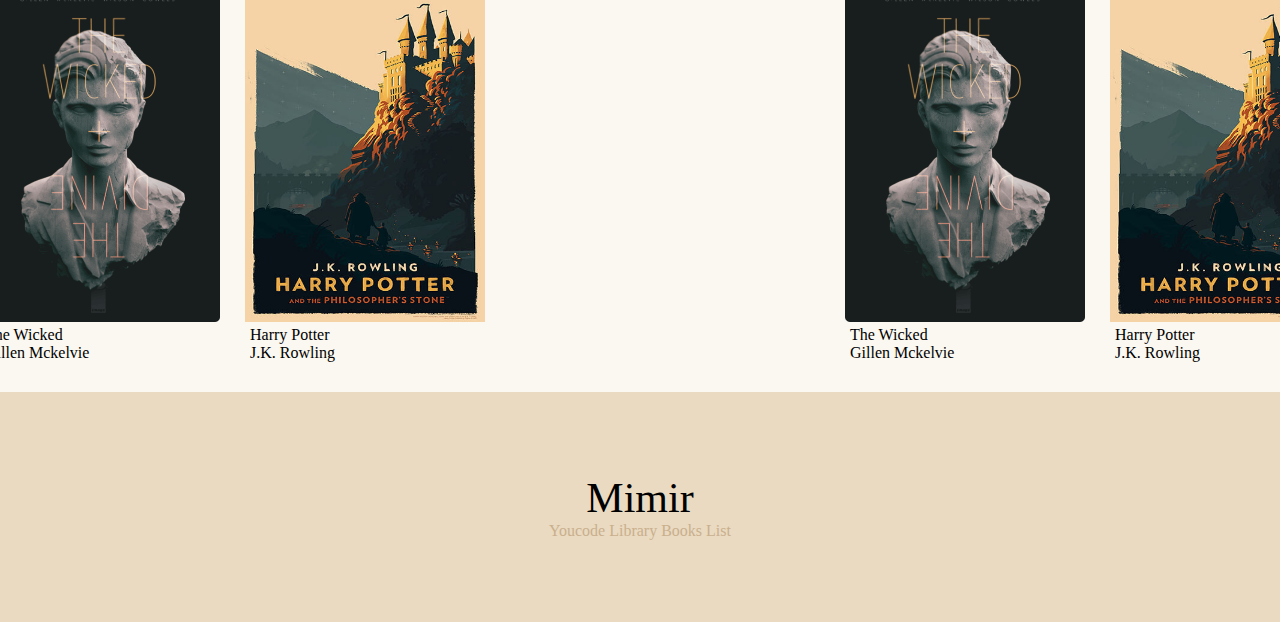
<file: oneBook/1.html>
<!DOCTYPE html>
<html lang="en">
<head>
    <meta charset="UTF-8">
    <meta name="viewport" content="width=device-width, initial-scale=1.0">
    <title>Mimir</title>
    <link rel="stylesheet" href="/assets/style/style.css">
    <link rel="stylesheet" href="/assets/style/animation.css">
    <link rel="stylesheet" href="/assets/style/homeHeader.css">
    <link rel="stylesheet" href="css/1.css">
    <link rel="stylesheet" href="/assets/style/phone.css">
</head>
<body>
    <header class="siteHeader">
        <p class="webTitle">Mimir</p>
        <nav class="webNavBar">
            <a href="/home.html" class="pagesLinks">Home</a>
            <a href="/allBooks.html" class="pagesLinks">All books</a>
            <a href="/requstbook.html" class="pagesLinks">Request book</a>
            <a href="/profile.html" class="pagesLinks">Profile</a>
        </nav>
        <div class="singinRegisterButtons">
            <a href="/login.html"><button class="singinRegister">Log  in</button></a>
            <a href="/register.html"><button class="singinRegister registerButton">Register</button></a>
        </div>
    </header>

    <main>
        <header class="homePageMainHeader">
            <div>
                <div id="circle" class="headerCircle" style="left: 600px;"></div>
                <p class="homePageMainText">The Wicked</p><br><br><br><br>
            </div>
            <section class="TheBookSection">
            <div class="TheBook">
                <div class="TheBookDiv">
                    <img src="/assets/img/1.png">
                    <div style="margin-left: 30px;">
                        <p style="margin-top: 100px; margin-bottom: 12px; font-size: xx-large;">The Wicked</p>
                        <p style="margin-bottom: 50px; color: #DEA331;">Gillen Mckelvie</p>
                        <p>A teen looks to impress some girls by sneaking into the woods to find a house where a witch is said to live. He and his companions find out the hard way that the legend of the child-eating witch is true and she is back and on the hunt. a teen looks to impress some girls by sneaking into the woods to find a house where a witch is said to live. He and his companions find out the hard way that the legend of the child-eating witch is true and she is back and on the hunt.</p>
                    </div>
                </div>
            </div>
        </section>
        <section class="commentSection">
            <div class="comment">
                <div class="commentDiv">
                    <p>Your comment : </p>
                    <textarea placeholder="Create your comment "></textarea>
                </div>
                <div class="athorCommrntDiv commentDiv">
                    <p style="padding-left: 20px; padding-top: 15px;">Another comment : </p>
                </div>
            </div>
        </section>
        <section class="bookSuggestionSection">
            <div>
                <p class="recentlyAddedText">Recently added</p>
                <div class="recentlyAddedBooks">
                    <a href="oneBook/1.html"  style="color: black;">
                        <div class="book">
                            <img src="/assets/img/1.png">
                            <div style="margin-left: 10px;">
                                <p class="bookName">The Wicked</p>
                                <p class="authorName">Gillen Mckelvie</p>
                            </div>
                        </div>
                    </a>
                    <div class="book">
                        <img src="/assets/img/2.jpg">
                        <div style="margin-left: 10px;">
                            <p class="bookName">Harry Potter</p>
                            <p class="authorName">J.K. Rowling</p>
                        </div>
                    </div>
                </div>
            </div>
            <div>
                <p class="recentlyAddedText">Recently added</p>
                <div class="recentlyAddedBooks">
                    <a href="oneBook/1.html"  style="color: black;">
                        <div class="book">
                            <img src="/assets/img/1.png">
                            <div style="margin-left: 10px;">
                                <p class="bookName">The Wicked</p>
                                <p class="authorName">Gillen Mckelvie</p>
                            </div>
                        </div>
                    </a>
                    <div class="book">
                        <img src="/assets/img/2.jpg">
                        <div style="margin-left: 10px;">
                            <p class="bookName">Harry Potter</p>
                            <p class="authorName">J.K. Rowling</p>
                        </div>
                    </div>
                </div>
            </div>
        </section>
    </main>

    <footer>
        <p class="webTitleFooter">Mimir</p>
        <p style="color: #caaf8d;">Youcode Library Books List</p>
    </footer>
</body>
</html>
</file>
<file: assets/style/style.css>
body {
    background: #fbf8f1;
    margin: 0;
}

a {
    text-decoration: none;
}

p {
    margin: 0;
}

.webTitle {
    font-weight: 400;
    font-size: 42px;
    padding-left: 75px;
}

.siteHeader {
    display: flex;
    align-items: baseline;
    justify-content: space-between;
    padding-top: 40px;
}

.webNavBar {
    padding-right: 40px;
    display: flex;
    align-items: center;
}

.pagesLinks {
    display: flex;
    justify-content: center;
    align-items: center;
    width: 100px;
    height: 25px;
    font-weight: 100;
    padding-left: 15px;
    color: black;
}

.singinRegisterButtons {
    margin-right: 40px;
}

.singinRegister {
    width: 70px;
    height: 30px;
    border-radius: 7px;
    box-shadow: 1px 1px 2px black;
    cursor: pointer;
    margin-right: 10px;
    margin-bottom: 5px;
}

.registerButton {
    background: #54BAB9;
}

footer {
    background: #e9dac1;
    display: flex;
    justify-content: center;
    align-items: center;
    flex-direction: column;
    height: 230px;
    position: sticky;
}

.webTitleFooter {
    font-weight: 400;
    font-size: 42px;
}
</file>
<file: assets/style/welcome.css>
.welcomeText {
    font-size: 60px;
    text-align: center;
}

.welcomeWord {
    color: #54BAB9;
}

.codeWord {
    color: #251FD4;
}

main {
    display: flex;
    justify-content: center;
    align-items: center;
    height: 405px;
}
</file>
<file: assets/style/animation.css>
.pagesLinks:hover {
    font-size: 110%;
    color: #54BAB9;
}

.searchButton:hover {
    width: 65px;
    height: 65px;
    margin-right: 5px;
}

@keyframes grandirOpacity0 {
    to {
        opacity: 1;
        transform: translateZ(0);
    }
}

@keyframes leftToRight {
    to {
        opacity: 1;
        transform: translateX(0);
    }
}

.headerCircle {
    animation: grandirOpacity0 1s ease-in 1 forwards;
}

.homePageMainText {
    animation: leftToRight 4s ease-in 1 forwards;
}

.singinRegister:hover {
    width: 80px;
    height: 35px;
    margin: 0;
    font-size: medium;
}

.welcomeText {
    animation: grandirOpacity0 3s ease-in 1 forwards;
}

.registerLink:hover , .loginLink:hover{
    font-size: larger;
    text-decoration: underline;
}

.forgetPassword:hover , .createLinkAccount:hover {
    text-decoration: underline;
}

.submitButton:hover {
    font-size: large;
    width: 410px;
    height: 32px;
    margin-top: 18px;
    box-shadow: 1px 1px 5px black;
}

.quickLoginButton:hover {
    font-size: large;
    width: 410px;
    height: 32px;
    gap : 18px;
    box-shadow: 1px 1px 5px black;
    padding-left: 100px;
}

.allButton:hover {
    width: 110px;
    height: 32px;
    margin-top: 17px;
    box-shadow: 1px 1px 5px black;
}

.book:hover {
    border: 1px solid white;
    box-shadow: 1px 1px 4px black;
    border-radius: 10px;
}

@keyframes pulse {
    0%, 100% {
        transform: scale(1);
    }
    50% {
        transform: scale(1.05);
    }
}
.book:hover {
    animation: pulse 1s infinite;
}

@keyframes zoomIn {
    to {
        opacity: 1;
        transform: scale(1);
    }
}

.bookOfTheWeekDiv {
    opacity: 0;
    transform: scale(0);
    animation: zoomIn 1.5s ease-out forwards;
}

.requestBookButton button:hover {
    background-color: #54BAB9;
    color: white;
}

.requestBookButton button:focus {
    background-color: #54BAB9;
    color: white;
}
</file>
<file: assets/style/homeHeader.css>
main {
    padding-top: 50px;
}

.homePageMainHeader {
    display: flex;
    justify-content: center;
    align-items: center;
    flex-direction: column;
    margin-top: 50px;
}

.homePageMainText {
    font-weight: 400;
    font-size: 52px;
    text-align: center;
    opacity: 0;
    transform: translateZ(-50px);
}

.headerCircle {
    position: absolute;
    z-index: -1;
    top: 175px;
    left:  547px;
    opacity: 0;
    transform: translateX(-50px);
}

.searchBookBar {
    display: flex;
    justify-content: space-between;
    align-items: center;
    width: 610px;
    height: 70px;
    border: 2px black solid;
    border-radius: 170px;
    margin-top: 40px ;
}

.bookSearch {
    border: none;
    margin-left: 30px;
    background: none;
    width: 500px;
    height: 40px;
    outline: none;
}

.bookSearch::placeholder {
    font-size: larger;
}

.searchButton {
    width: 60px;
    height: 60px;
    margin-right: 7px;
    border-radius: 50%;
    background: #54bab9;
    display: flex;
    align-items: center;
    justify-content: center;
    cursor: pointer;
}
</file>
<file: assets/style/allBook.css>
.recentlyAddedBooks {
    display: grid;
    grid-template-columns: repeat(5 , 1fr);
    gap: 15px;
    margin-left: 50px;
    margin-bottom: 30px;
}

.book {
    width: 250px;
    height: 400px;
}

.book img {
    width: 240px;
    height: 330px;
    margin-left: 5px;
}

.recentlyAddedText , .bookOfTheText{
    margin-left: 50px;
    margin-top: 50px;
    margin-bottom: 25px;
    font-size: larger;
}

.allButton {
    background: none;
    width: 100px;
    height: 30px;
    border-radius: 5px;
    margin-top: 20px;
    cursor: pointer;
}

.allButtonDiv {
    display: flex;
    justify-content: center;
}

.bookOfTHeweek {
    display: flex;
    justify-content: center;
}

.bookOfTheWeekDiv {
    width: 1430px;
    height: 520px;
    background: #E9DAC1;
    margin-bottom: 100px;
    display: flex;
    flex-direction: row;
}

.bookOfTheWeekSection img {
    height: 520px;
}

.bookName {
    font-size: larger;
    margin-bottom: 2px;
}

.titleSelectPArt {
    display: flex;
    align-items: center;
    justify-content: space-between;
}

.titleSelectPArt select {
    outline: none;
    width: 100px;
    height: 25px;
    margin-right: 20px;
}

.authorName {
    font-size:small;
    color: gray;
}
</file>
<file: assets/style/phone.css>
@media (max-width : 700px) {
    .webTitle {
        font-weight: 200;
        font-size: 21px;
        padding-left: 45px;
    }

    .siteHeader {
        width: 600px;
    }

    .webNavBar {
        padding-right: 20px;
    }

    .pagesLinks {
        width: 60px;
        font-weight: 75;
    }

    .homePageMainText {
        font-weight: 250;
        font-size: 30px;
    }

    .headerCircle {
        display: none;
    }

    .searchBookBar {
        width: 300px;
        height: 40px;
    }

    .bookSearch {
        width: 200px;
        height: 25px;
    }

    .searchButton {
        width: 35px;
        height: 35px;
    }

    .searchButton:hover {
        width: 40px;
        height: 40px;
    }

    /* home page */
    .recentlyAddedBooks {
        margin-left: 50px;
        grid-template-columns: repeat(2 , 1fr);
    }

    .book {
        width: 170px;
        height: 290px;
    }

    .book img {
        width: 150px;
        height: 250px;
    }

    .bookOfTheWeekDiv {
        width: 550px;
        height: 500px;
    }

    .bookOfTheWeekDiv img {
        width: 150px;
        height: 250px;
    }

    /* login */
    .registerPartie {
        width: 100px;
    }
    
    .registerPartie2 {
        display: none;
    }

    .registerPartie3 {
        display: none;
    }

    .loginPartie {
        width: 300px;
    }

    .loginPartie2 {
        display: none;
    }

    .loginPartie3 {
        display: none;
    }

    .registerText , .loginText{
        font-size: large;
        display: flex;
        justify-content: center;
        margin-top: 25px;
    }

    .inoutEmailPassword {
        width: 200px;
        height: 20px;
        padding-left: 5px;
    }

    .loginPartie form {
        margin-left: 50px;
    }

    .submitButton {
        width: 200px;
        height: 20px;
    }

    .quickLoginButton {
        width: 200px;
        height: 20px;
        padding-left: 10px;
    }

    .quickLoginButton:hover {
        width: 210px;
        height: 22px;
        font-size: medium;
        padding-left: 0;
    }

    .submitButton:hover {
        width: 210px;
        height: 22px;
    }

    .forgetPassword {
        margin-right: 10px;
    } 

    .createLinkAccount {
        margin-right: 20px;
    }

    /* REgister */
    .loginPartie {
        width: 300px;
        height: 700px;
    }

    .registerPartie {
        width: 100px;
        height: 700px;
    }

    .loginPartie2 {
        display: none;
    }

    .loginPartie3 {
        display: none;
    }

    .registerPartie2 {
        display: none;
    }

    .registerPartie3 {
        display: none;
    }

    .createAccount {
        grid-template-columns: 1fr;
    }

    .requsestBookDiv {
        height: 1000px;
        margin-left: 0;
        margin-right: 0;
    }

    .requsestBookDiv>.req{
        margin-left: 0;
        margin-right: 0;
    }

    .requsestBookDiv>.req input {
        width: 170px;
        height: 35px;
        margin-right: 15px;
    }
}
</file>
<file: assets/style/home.css>
.recentlyAddedBooks {
    display: grid;
    grid-template-columns: repeat(5 , 1fr);
    gap: 15px;
    margin-left: 50px;
}

.book {
    width: 250px;
    height: 400px;
}

.book img {
    width: 240px;
    height: 330px;
}

.recentlyAddedText , .bookOfTheText{
    margin-left: 50px;
    margin-top: 50px;
    margin-bottom: 25px;
    font-size: larger;
}

.allButton {
    background: none;
    width: 100px;
    height: 30px;
    border-radius: 5px;
    margin-top: 20px;
    cursor: pointer;
}

.allButtonDiv {
    display: flex;
    justify-content: center;
}

.bookOfTHeweek {
    display: flex;
    justify-content: center;
}

.bookOfTheWeekDiv {
    width: 1430px;
    height: 520px;
    background: #E9DAC1;
    margin-bottom: 100px;
    display: flex;
    flex-direction: row;
}

.bookOfTheWeekSection img {
    height: 520px;
}

.bookName {
    font-size: larger;
    margin-bottom: 2px;
}
</file>
<file: assets/style/login.css>
.loginMain {
    display: flex;
    flex-direction: row;
    justify-content: center;
    margin-top: 70px;
    margin-bottom: 70px
}

.registerPartie {
    width: 300px;
    height: 580px;
    background: #54BAB9;
    z-index: 10;
}

.registerPartie2 {
    width: 300px;
    height: 580px;
    background: #54BAB9;
    position: absolute;
    left: 300px;
    top: 150px;
}

.registerPartie3 {
    width: 300px;
    height: 580px;
    background: #54BAB9;
    position: absolute;
    left: 307px;
    top: 142px;
}

.loginPartie {
    width: 640px;
    height: 580px;
    background: #E9DAC1;
    z-index: 10;
}

.loginPartie2 {
    width: 640px;
    height: 580px;
    background: #E9DAC1;
    position: absolute;
    left: 600px;
    top: 150px;
}

.loginPartie3 {
    width: 640px;
    height: 580px;
    background: #E9DAC1;
    position: absolute;
    left: 607px;
    top: 142px;
}

.registerText , .loginText{
    font-size: xx-large;
    display: flex;
    justify-content: center;
    margin-top: 25px;
}

.registerLink {
    font-size: large;
    display: flex;
    justify-content: center;
    margin-top: 350px;
    color: black;
}

form {
    margin-top: 50px;
    margin-left: 100px;
}

input {
    background: none;
    border: 4px black solid;
    border-left: 7px #54BAB9 solid;
    outline: none;
    width: 400px;
    height: 30px;
    padding-left: 10px;
}

.inputDiv {
    margin-top: 20px;
    display: flex;
    flex-direction: column;
}

.inoutEmailPassword {
    margin-top: 10px;
}

.forgetPassword {
    margin-right: 115px;
}

.inputDiv label , .inputDiv a {
    font-size: large;
}

.submitButton {
    width: 400px;
    height: 30px;
    border-radius: 6px;
    margin-top: 20px;
    margin-left: 10px;
    cursor: pointer;
    background: #54BAB9;
}

.divider {
    display: flex;
    align-items: center;
    gap: 20px;           
    width: 80%;          
    max-width: 700px;
}


.divider::before , .divider::after {
    content: "";
    flex: 1;             
    height: 2px;         
    background: #222;    
    opacity: 1;
    border-radius: 2px;
}


.divider span {
    display: inline-block;
    margin-top: 10px;
    background: transparent; 
    font-weight: 500;
    color: #111;
    white-space: nowrap;
    font-size: 16px;
}

.quickLoginButton {
    margin-top: 15px;
    display: flex;
    align-items: center;
    width: 400px;
    height: 30px;
    padding-left: 140px;
    gap: 15px;
    border-radius: 5px;
    margin-left: 10px;
}

.createLinkAccount {
    display: flex;
    justify-content: center;
    margin-top: 20px;
    margin-right: 80px;
}
</file>
<file: assets/style/register.css>
.registerMain {
    display: flex;
    flex-direction: row;
    justify-content: center;
    margin-top: 70px;
    margin-bottom: 70px;
}

.loginPartie {
    width: 640px;
    height: 580px;
    background: #54BAB9;
    z-index: 10;
}

.loginPartie2 {
    width: 640px;
    height: 580px;
    background: #54BAB9;
    position: absolute;
    left: 300px;
    top: 150px;
}

.loginPartie3 {
    width: 640px;
    height: 580px;
    background: #54BAB9;
    position: absolute;
    left: 307px;
    top: 142px;
}

.registerPartie {
    width: 300px;
    height: 580px;
    background: #E9DAC1;
    z-index: 10;
}

.registerPartie2 {
    width: 300px;
    height: 580px;
    background: #E9DAC1;
    position: absolute;
    left: 940px;
    top: 150px;
}

.registerPartie3 {
    width: 300px;
    height: 580px;
    background: #E9DAC1;
    position: absolute;
    left: 947px;
    top: 142px;
}

.registerText , .loginText{
    font-size: xx-large;
    display: flex;
    justify-content: center;
    margin-top: 25px;
}

.loginLink {
    font-size: large;
    display: flex;
    justify-content: center;
    margin-top: 350px;
    color: black;
}

form {
    margin-top: 50px;
    margin-left: 100px;
}

.quickLoginButton {
    margin-top: 15px;
    display: flex;
    align-items: center;
    width: 400px;
    height: 30px;
    padding-left: 140px;
    gap: 15px;
    border-radius: 5px;
    margin-left: 10px;
}

.divider {
    display: flex;
    align-items: center;
    gap: 20px;           
    width: 80%;          
    max-width: 700px;
}


.divider::before , .divider::after {
    content: "";
    flex: 1;             
    height: 2px;         
    background: #222;    
    opacity: 1;
    border-radius: 2px;
}


.divider span {
    display: inline-block;
    margin-top: 10px;
    background: transparent; 
    font-weight: 500;
    color: #111;
    white-space: nowrap;
    font-size: 16px;
}

input[type="email"] , input[type="password"] , input[type="text"] {
    background: none;
    border: 4px black solid;
    border-left: 7px #E9DAC1 solid;
    outline: none;
    width: 230px;
    height: 30px;
}

.inputDiv {
    display: flex;
    flex-direction: column;
    margin-top: 20px;
}

.createAccount {
    display: grid;
    grid-template-columns: 2fr 2fr;
}

.selectDiv {
    display: flex;
    justify-content: center;
    margin-top: 20px;
}

.selectDiv select {
    width: 150px;
    height: 40px;
    border-radius: 10px;
    outline: none;
}

.checkboxDiv {
    margin-top: 20px;
    display: flex;
    flex-direction: row;
    gap: 10px;
}

button {
    width: 400px;
    height: 24px;
    margin-top: 20px;
    border-radius:  7px;
    margin-left: 30px;
}
</file>
<file: assets/style/request.css>
.requsestBookDiv {
    width: 1430px;
    height: 520px;
    background: #E9DAC1;
    margin-bottom: 50px;
    margin-top: 50px;
    margin-left: 6em;
    margin-right: 6em;

}

.requsestBookDiv form {
    display: grid;
    grid-template-columns: repeat(2 , 3fr);
    gap: 20px;
    padding-top: 100px;
}

.requsestBookDiv div {
    display: flex;
    flex-direction: column;
    margin-left: 30px;
    margin-top: 20px;
}

.requsestBookDiv input {
    width: 600px;
    height: 35px;
    border: 2px black solid;
    border-left: 7px #54BAB9 solid;
    margin-top: 10px;
    outline: none;
}

.requsestBookDiv button {
    margin-top: 40px;
    width: 150px;
    height: 35px;
    border-radius: 7px;
    background: none;
    border: 2px #54BAB9 solid;
    cursor: pointer;
}

.requestBookButton {
    display: flex;
    justify-content: center;
    align-items: center;
}

.container {
    display: flex;
    justify-content: center;
}
</file>
<file: oneBook/css/1.css>
.TheBook {
    display: flex;
    justify-content: center;
}

.TheBookDiv {
    width: 1430px;
    height: 520px;
    background: #E9DAC1;
    margin-bottom: 100px;
    display: flex;
    flex-direction: row;
}

.TheBookSection img {
    height: 520px;
}

.commentSection .comment {
    background: #E9DAC1;
    width: 1430px;
    height: 500px;
    display: grid;
    grid-template-columns: repeat(2 , 1fr);
    margin-bottom: 50px;
}

.comment textarea {
    width: 600px;
    height: 400px;
    margin-top: 10px;
}

.athorCommrntDiv {
    background: #54BAB9;
    width: 650px;
    height: 440px;
}

.commentDiv {
    margin-top: 40px;
    margin-left: 35px
}

.bookSuggestionSection {
    display: flex;
    gap: 300px;
}

.recentlyAddedText {
    margin-left: 50px;
    margin-top: 50px;
    margin-bottom: 25px;
    font-size: larger;
}

.recentlyAddedBooks {
    display: grid;
    grid-template-columns: repeat(2 , 1fr);
    gap: 15px;
    margin-left: 50px;
}

.book {
    width: 250px;
    height: 400px;
}

.book img {
    width: 240px;
    height: 330px;
    margin-left: 5px;
}
</file>
